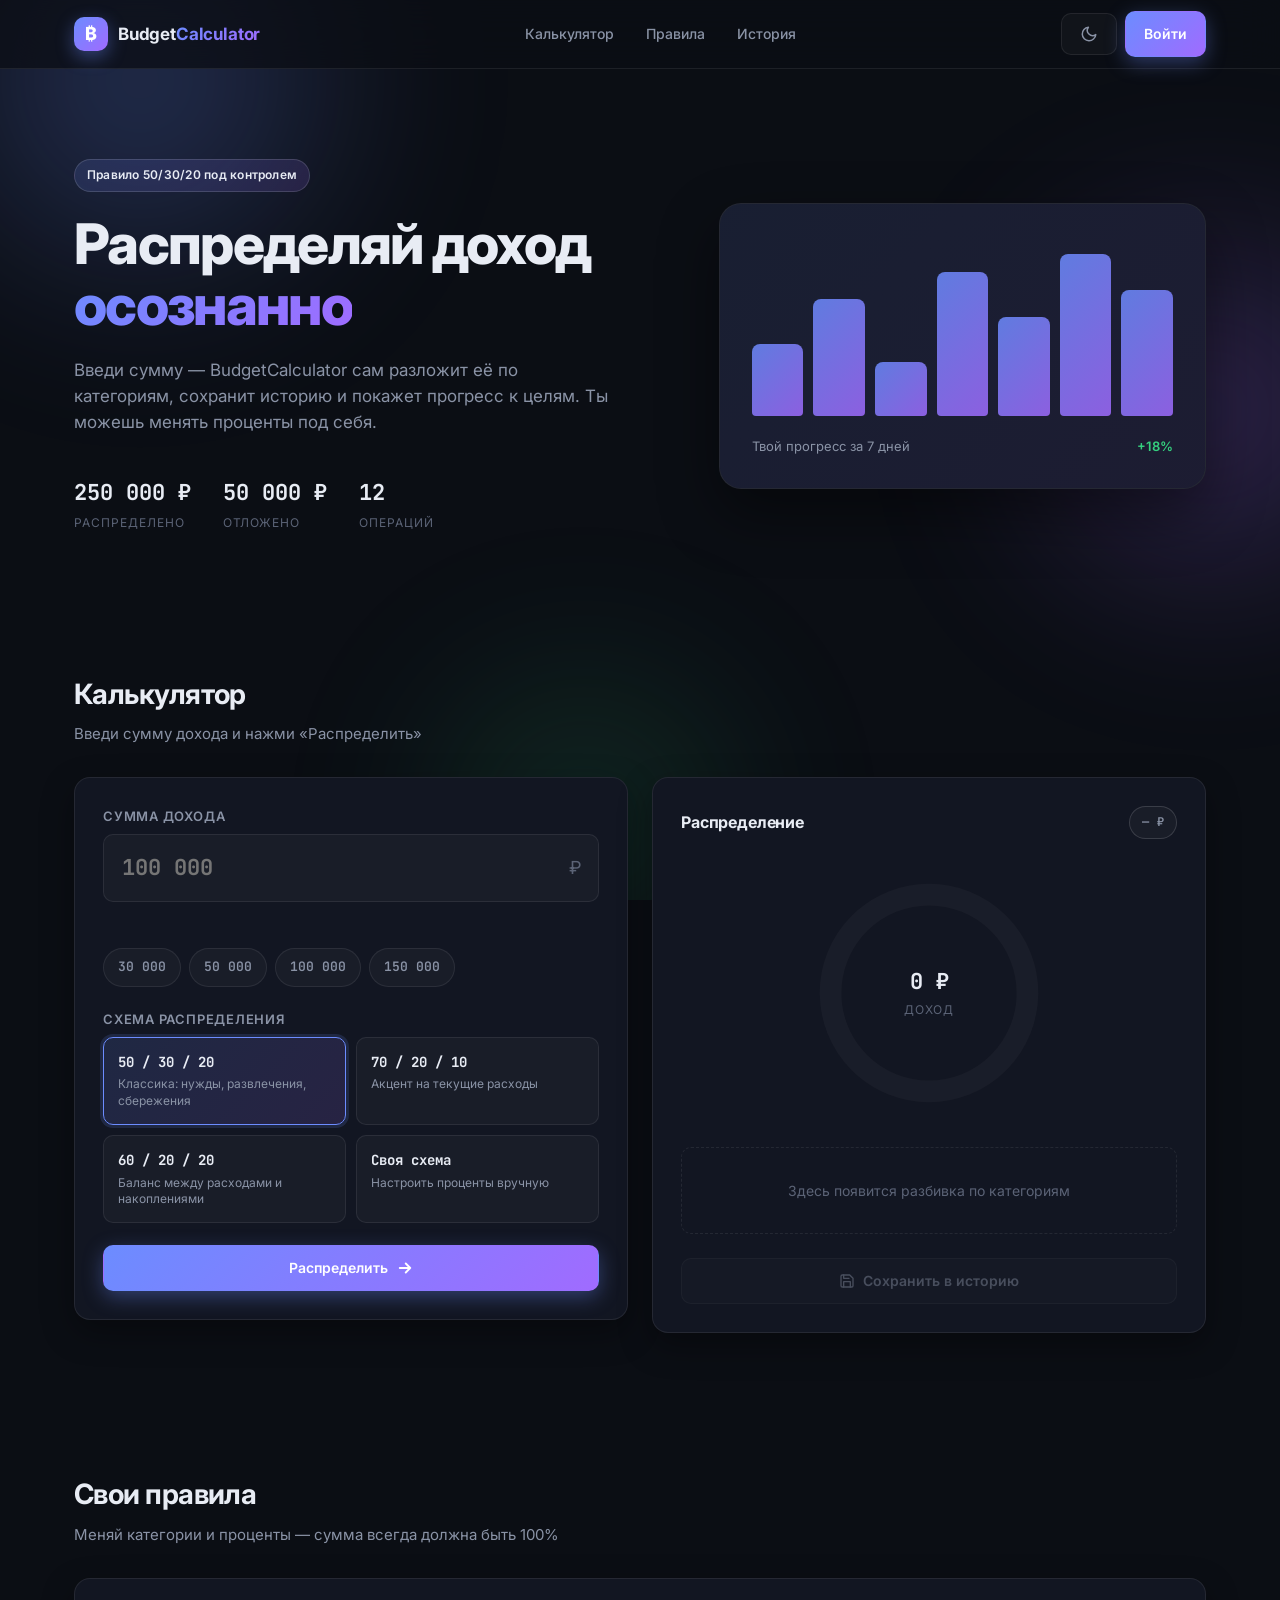
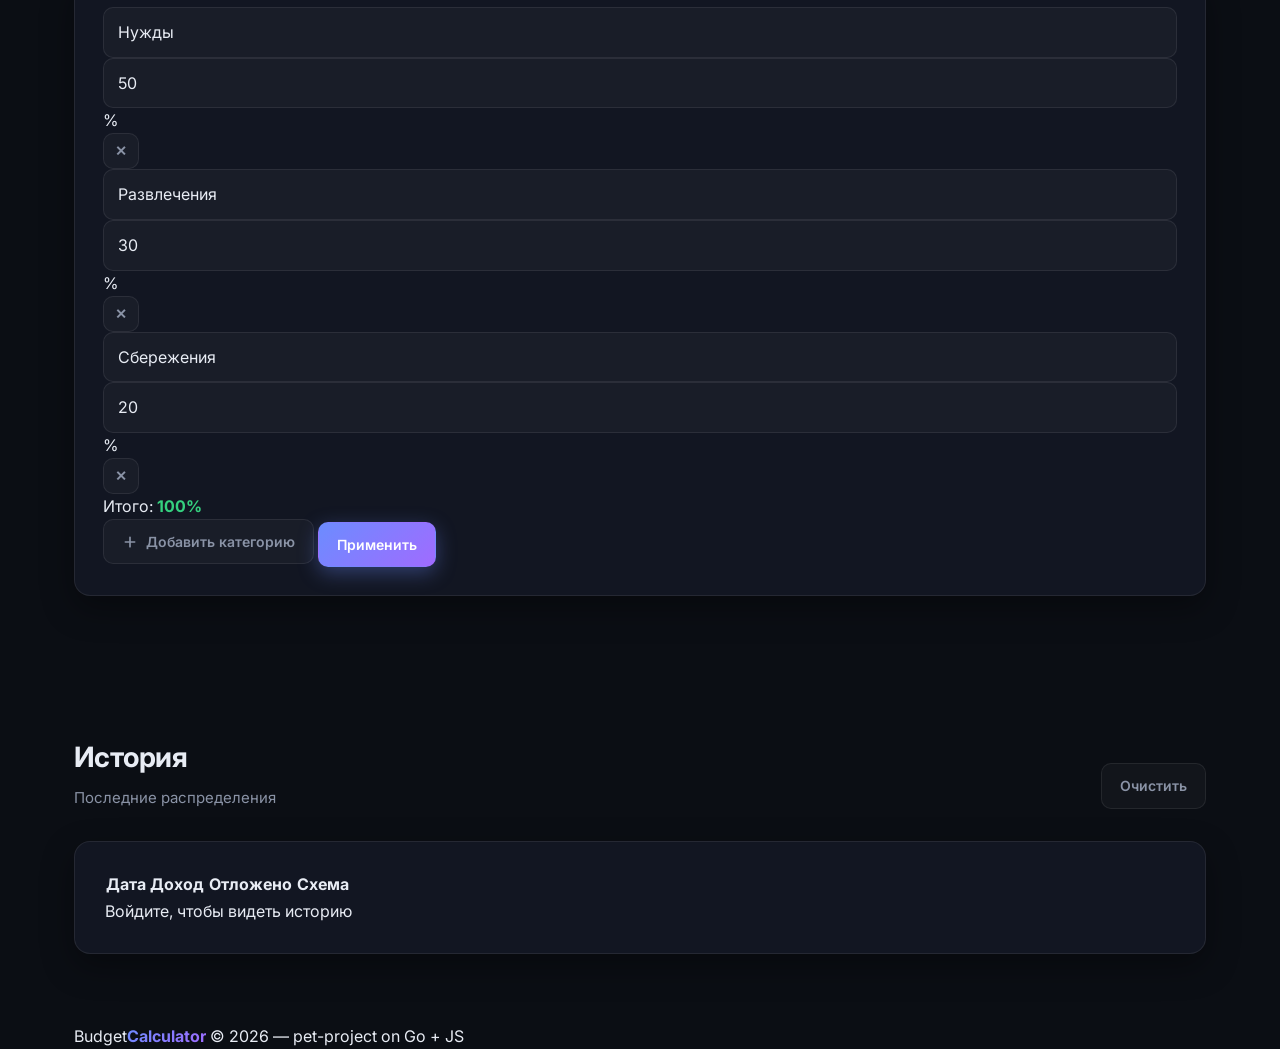
<file: frontend/index.html>
<!DOCTYPE html>
<html lang="ru">
<head>
  <meta charset="UTF-8" />
  <meta name="viewport" content="width=device-width, initial-scale=1.0" />
  <title>BudgetCalculator — умное распределение дохода</title>
  <link rel="preconnect" href="https://fonts.googleapis.com" />
  <link rel="preconnect" href="https://fonts.gstatic.com" crossorigin />
  <link
    href="https://fonts.googleapis.com/css2?family=Inter:wght@400;500;600;700;800&family=JetBrains+Mono:wght@500;700&display=swap"
    rel="stylesheet"
  />
  <link rel="stylesheet" href="index.css" />
</head>
<body>

  <!-- Фоновые градиентные пятна -->
  <div class="bg-orbs" aria-hidden="true">
    <span class="orb orb--1"></span>
    <span class="orb orb--2"></span>
    <span class="orb orb--3"></span>
  </div>

  <!-- Шапка -->
  <header class="site-header">
    <div class="container header-inner">
      <a href="/" class="logo">
        <span class="logo__mark">₿</span>
        <span class="logo__text">Budget<strong>Calculator</strong></span>
      </a>

      <nav class="nav">
        <a href="#calculator" class="nav__link">Калькулятор</a>
        <a href="#rules" class="nav__link">Правила</a>
        <a href="#history" class="nav__link">История</a>
      </nav>

      <div class="header-actions">
        <button class="btn btn--ghost" id="themeToggle" aria-label="Сменить тему">
          <svg width="18" height="18" viewBox="0 0 24 24" fill="none" stroke="currentColor" stroke-width="2" stroke-linecap="round" stroke-linejoin="round">
            <path d="M21 12.79A9 9 0 1 1 11.21 3 7 7 0 0 0 21 12.79z" />
          </svg>
        </button>
        <button class="btn btn--primary" id="loginBtn"><a href="registration.html"></a>Войти</button>
      </div>
    </div>
  </header>

  <main>
    <!-- Hero -->
    <section class="hero container">
      <div class="hero__text">
        <span class="badge">Правило 50/30/20 под контролем</span>
        <h1 class="hero__title">
          Распределяй доход <span class="gradient-text">осознанно</span>
        </h1>
        <p class="hero__subtitle">
          Введи сумму — BudgetCalculator сам разложит её по категориям, сохранит историю
          и покажет прогресс к целям. Ты можешь менять проценты под себя.
        </p>

        <div class="hero__stats">
          <div class="stat">
            <span class="stat__value" id="statDistributed">0 ₽</span>
            <span class="stat__label">распределено</span>
          </div>
          <div class="stat">
            <span class="stat__value" id="statSaved">0 ₽</span>
            <span class="stat__label">отложено</span>
          </div>
          <div class="stat">
            <span class="stat__value" id="statOperations">0</span>
            <span class="stat__label">операций</span>
          </div>
        </div>
      </div>

      <div class="hero__card">
        <div class="mini-chart" aria-hidden="true">
          <div class="mini-chart__bar" style="--h: 40%"></div>
          <div class="mini-chart__bar" style="--h: 65%"></div>
          <div class="mini-chart__bar" style="--h: 30%"></div>
          <div class="mini-chart__bar" style="--h: 80%"></div>
          <div class="mini-chart__bar" style="--h: 55%"></div>
          <div class="mini-chart__bar" style="--h: 90%"></div>
          <div class="mini-chart__bar" style="--h: 70%"></div>
        </div>
        <div class="mini-chart__caption">
          <span>Твой прогресс за 7 дней</span>
          <span class="up">+18%</span>
        </div>
      </div>
    </section>

    <!-- Калькулятор -->
    <section class="section container" id="calculator">
      <div class="section__head">
        <h2 class="section__title">Калькулятор</h2>
        <p class="section__subtitle">Введи сумму дохода и нажми «Распределить»</p>
      </div>

      <div class="calculator-grid">
        <!-- Форма -->
        <form class="card form-card" id="calcForm" novalidate>
          <div class="field">
            <label for="amount" class="field__label">Сумма дохода</label>
            <div class="input-group">
              <input
                type="number"
                id="amount"
                name="amount"
                class="input input--lg"
                placeholder="100 000"
                min="0"
                step="100"
                inputmode="decimal"
                required
              />
              <span class="input-group__suffix">₽</span>
            </div>
            <p class="field__error" id="amountError" role="alert"></p>
          </div>

          <div class="chips" id="quickAmounts">
            <button type="button" class="chip" data-amount="30000">30 000</button>
            <button type="button" class="chip" data-amount="50000">50 000</button>
            <button type="button" class="chip" data-amount="100000">100 000</button>
            <button type="button" class="chip" data-amount="150000">150 000</button>
          </div>

          <div class="field">
            <label class="field__label">Схема распределения</label>
            <div class="preset-list" id="presetList">
              <label class="preset">
                <input type="radio" name="preset" value="50-30-20" checked />
                <span class="preset__body">
                  <span class="preset__name">50 / 30 / 20</span>
                  <span class="preset__desc">Классика: нужды, развлечения, сбережения</span>
                </span>
              </label>
              <label class="preset">
                <input type="radio" name="preset" value="70-20-10" />
                <span class="preset__body">
                  <span class="preset__name">70 / 20 / 10</span>
                  <span class="preset__desc">Акцент на текущие расходы</span>
                </span>
              </label>
              <label class="preset">
                <input type="radio" name="preset" value="60-20-20" />
                <span class="preset__body">
                  <span class="preset__name">60 / 20 / 20</span>
                  <span class="preset__desc">Баланс между расходами и накоплениями</span>
                </span>
              </label>
              <label class="preset">
                <input type="radio" name="preset" value="custom" />
                <span class="preset__body">
                  <span class="preset__name">Своя схема</span>
                  <span class="preset__desc">Настроить проценты вручную</span>
                </span>
              </label>
            </div>
          </div>

          <button type="submit" class="btn btn--primary btn--block" id="distributeBtn">
            <span>Распределить</span>
            <svg width="18" height="18" viewBox="0 0 24 24" fill="none" stroke="currentColor" stroke-width="2.5" stroke-linecap="round" stroke-linejoin="round">
              <path d="M5 12h14M13 6l6 6-6 6" />
            </svg>
          </button>
        </form>

        <!-- Результат -->
        <div class="card result-card" id="resultCard">
          <div class="result-card__head">
            <h3 class="result-card__title">Распределение</h3>
            <span class="badge badge--soft" id="resultTotal">— ₽</span>
          </div>

          <div class="donut-wrap">
            <svg class="donut" viewBox="0 0 42 42" id="donut" aria-hidden="true">
              <circle class="donut__ring" cx="21" cy="21" r="15.9"></circle>
            </svg>
            <div class="donut__center">
              <span class="donut__value" id="donutValue">0 ₽</span>
              <span class="donut__label">доход</span>
            </div>
          </div>

          <ul class="breakdown" id="breakdown">
            <li class="breakdown__empty">Здесь появится разбивка по категориям</li>
          </ul>

          <div class="result-actions">
            <button class="btn btn--ghost btn--block" id="saveBtn" disabled>
              <svg width="16" height="16" viewBox="0 0 24 24" fill="none" stroke="currentColor" stroke-width="2" stroke-linecap="round" stroke-linejoin="round">
                <path d="M19 21H5a2 2 0 0 1-2-2V5a2 2 0 0 1 2-2h11l5 5v11a2 2 0 0 1-2 2z" />
                <path d="M17 21v-8H7v8M7 3v5h8" />
              </svg>
              Сохранить в историю
            </button>
          </div>
        </div>
      </div>
    </section>

    <!-- Свои правила -->
    <section class="section container" id="rules">
      <div class="section__head">
        <h2 class="section__title">Свои правила</h2>
        <p class="section__subtitle">Меняй категории и проценты — сумма всегда должна быть 100%</p>
      </div>

      <div class="card rules-card">
        <ul class="rule-list" id="ruleList">
          <!-- заполняется через JS -->
        </ul>

        <div class="rules-footer">
          <div class="rules-total">
            <span>Итого:</span>
            <strong id="rulesTotal">100%</strong>
          </div>
          <div class="rules-actions">
            <button class="btn btn--ghost" id="addRuleBtn">
              <svg width="16" height="16" viewBox="0 0 24 24" fill="none" stroke="currentColor" stroke-width="2.5" stroke-linecap="round" stroke-linejoin="round">
                <path d="M12 5v14M5 12h14" />
              </svg>
              Добавить категорию
            </button>
            <button class="btn btn--primary" id="applyRulesBtn">Применить</button>
          </div>
        </div>
      </div>
    </section>

    <!-- История -->
    <section class="section container" id="history">
      <div class="section__head section__head--row">
        <div>
          <h2 class="section__title">История</h2>
          <p class="section__subtitle">Последние распределения</p>
        </div>
        <button class="btn btn--ghost" id="clearHistoryBtn">Очистить</button>
      </div>

      <div class="card table-card">
        <table class="table" id="historyTable">
          <thead>
            <tr>
              <th>Дата</th>
              <th>Доход</th>
              <th>Отложено</th>
              <th>Схема</th>
              <th></th>
            </tr>
          </thead>
          <tbody id="historyBody">
            <tr class="table__empty">
              <td colspan="5">Пока пусто. Сохрани первое распределение.</td>
            </tr>
          </tbody>
        </table>
      </div>
    </section>
  </main>

  <footer class="site-footer">
    <div class="container footer-inner">
      <span class="logo__text">Budget<strong>Calculator</strong></span>
      <span class="footer__copy">© <span id="year"></span> — pet-project on Go + JS</span>
    </div>
  </footer>

  <!-- Тост -->
  <div class="toast" id="toast" role="status" aria-live="polite"></div>

  <script src="app.js"></script>
  <script src="animation.js"></script>
</body>
</html>
</file>
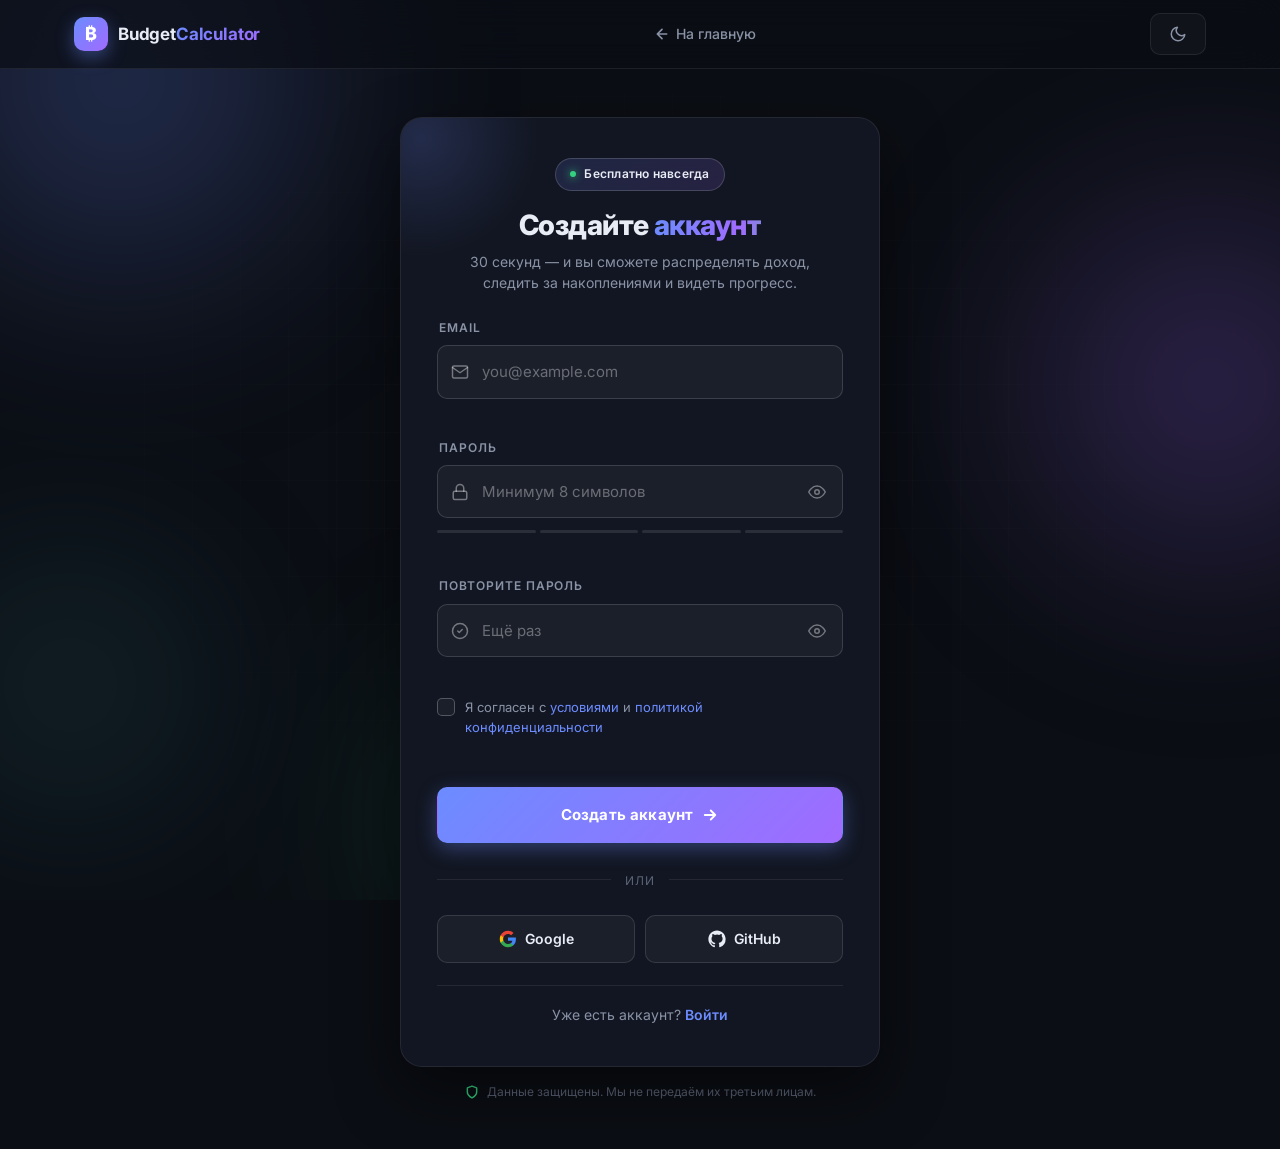
<file: frontend/registration.html>
<!DOCTYPE html>
<html lang="ru">
<head>
  <meta charset="UTF-8" />
  <meta name="viewport" content="width=device-width, initial-scale=1.0" />
  <meta name="description" content="Создайте аккаунт BudgetFlow — распределяйте доход осознанно" />
  <title>BudgetFlow — Регистрация</title>

  <link rel="preconnect" href="https://fonts.googleapis.com" />
  <link rel="preconnect" href="https://fonts.gstatic.com" crossorigin />
  <link
    href="https://fonts.googleapis.com/css2?family=Inter:wght@400;500;600;700;800;900&family=JetBrains+Mono:wght@500;700&display=swap"
    rel="stylesheet"
  />

  <link rel="stylesheet" href="registration.css" />
</head>
<body class="auth-body">

  <!-- Фоновые пятна -->
  <div class="bg-orbs" aria-hidden="true">
    <span class="orb orb--1"></span>
    <span class="orb orb--2"></span>
    <span class="orb orb--3"></span>
    <span class="orb orb--4"></span>
  </div>

  <!-- Сетка-паттерн на фоне -->
  <div class="bg-grid" aria-hidden="true"></div>

  <!-- Шапка -->
  <header class="site-header">
    <div class="container header-inner">
      <a href="/" class="logo">
        <span class="logo__mark">₿</span>
        <span class="logo__text">Budget<strong>Calculator</strong></span>
      </a>

      <nav class="nav">
        <a href="/" class="nav__link">
          <svg width="16" height="16" viewBox="0 0 24 24" fill="none" stroke="currentColor" stroke-width="2.5" stroke-linecap="round" stroke-linejoin="round" aria-hidden="true">
            <path d="M19 12H5M12 19l-7-7 7-7" />
          </svg>
          На главную
        </a>
      </nav>

      <div class="header-actions">
        <button class="btn btn--ghost" id="themeToggle" aria-label="Сменить тему">
          <svg width="18" height="18" viewBox="0 0 24 24" fill="none" stroke="currentColor" stroke-width="2" stroke-linecap="round" stroke-linejoin="round">
            <path d="M21 12.79A9 9 0 1 1 11.21 3 7 7 0 0 0 21 12.79z" />
          </svg>
        </button>
      </div>
    </div>
  </header>

  <!-- Основной контент -->
  <main class="auth-main">
    <div class="auth-container">

      <!-- Левая колонка: форма -->
      <section class="auth-panel">

        <div class="auth-card">

          <!-- Бейдж над заголовком -->
          <div class="auth-card__badge">
            <span class="badge">
              <span class="badge__dot"></span>
              Бесплатно навсегда
            </span>
          </div>

          <!-- Заголовок -->
          <div class="auth-card__head">
            <h1 class="auth-card__title">
              Создайте <span class="gradient-text">аккаунт</span>
            </h1>
            <p class="auth-card__subtitle">
              30 секунд — и вы сможете распределять доход,
              следить за накоплениями и видеть прогресс.
            </p>
          </div>

          <!-- Форма регистрации -->
          <form class="auth-form" id="registerForm" novalidate>

            <!-- Email -->
            <div class="field">
              <label for="email" class="field__label">
                <span>Email</span>
              </label>
              <div class="input-wrap">
                <span class="input-icon" aria-hidden="true">
                  <svg width="18" height="18" viewBox="0 0 24 24" fill="none" stroke="currentColor" stroke-width="2" stroke-linecap="round" stroke-linejoin="round">
                    <path d="M4 4h16c1.1 0 2 .9 2 2v12c0 1.1-.9 2-2 2H4c-1.1 0-2-.9-2-2V6c0-1.1.9-2 2-2z" />
                    <polyline points="22,6 12,13 2,6" />
                  </svg>
                </span>
                <input
                  type="email"
                  id="email"
                  name="email"
                  class="input input--with-icon"
                  placeholder="you@example.com"
                  autocomplete="email"
                  required
                />
                <span class="input-status" aria-hidden="true"></span>
              </div>
              <p class="field__hint" id="emailHint"></p>
            </div>

            <!-- Пароль -->
            <div class="field">
              <label for="password" class="field__label">
                <span>Пароль</span>
              </label>
              <div class="input-wrap">
                <span class="input-icon" aria-hidden="true">
                  <svg width="18" height="18" viewBox="0 0 24 24" fill="none" stroke="currentColor" stroke-width="2" stroke-linecap="round" stroke-linejoin="round">
                    <rect x="3" y="11" width="18" height="11" rx="2" ry="2" />
                    <path d="M7 11V7a5 5 0 0 1 10 0v4" />
                  </svg>
                </span>
                <input
                  type="password"
                  id="password"
                  name="password"
                  class="input input--with-icon input--with-action"
                  placeholder="Минимум 8 символов"
                  autocomplete="new-password"
                  minlength="8"
                  required
                />
                <button
                  type="button"
                  class="input-action"
                  id="togglePassword"
                  aria-label="Показать пароль"
                >
                  <svg width="18" height="18" viewBox="0 0 24 24" fill="none" stroke="currentColor" stroke-width="2" stroke-linecap="round" stroke-linejoin="round">
                    <path d="M1 12s4-8 11-8 11 8 11 8-4 8-11 8-11-8-11-8z" />
                    <circle cx="12" cy="12" r="3" />
                  </svg>
                </button>
              </div>

              <!-- Индикатор надёжности -->
              <div class="strength" id="strength" data-level="0" aria-hidden="true">
                <span class="strength__bar"></span>
                <span class="strength__bar"></span>
                <span class="strength__bar"></span>
                <span class="strength__bar"></span>
              </div>
              <p class="field__hint field__hint--strength" id="strengthLabel"></p>
            </div>

            <!-- Подтверждение пароля -->
            <div class="field">
              <label for="confirm" class="field__label">
                <span>Повторите пароль</span>
              </label>
              <div class="input-wrap">
                <span class="input-icon" aria-hidden="true">
                  <svg width="18" height="18" viewBox="0 0 24 24" fill="none" stroke="currentColor" stroke-width="2" stroke-linecap="round" stroke-linejoin="round">
                    <path d="M9 12l2 2 4-4" />
                    <circle cx="12" cy="12" r="10" />
                  </svg>
                </span>
                <input
                  type="password"
                  id="confirm"
                  name="confirm"
                  class="input input--with-icon input--with-action"
                  placeholder="Ещё раз"
                  autocomplete="new-password"
                  minlength="8"
                  required
                />
                <button
                  type="button"
                  class="input-action"
                  id="toggleConfirm"
                  aria-label="Показать пароль"
                >
                  <svg width="18" height="18" viewBox="0 0 24 24" fill="none" stroke="currentColor" stroke-width="2" stroke-linecap="round" stroke-linejoin="round">
                    <path d="M1 12s4-8 11-8 11 8 11 8-4 8-11 8-11-8-11-8z" />
                    <circle cx="12" cy="12" r="3" />
                  </svg>
                </button>
              </div>
              <p class="field__hint" id="confirmHint"></p>
            </div>

            <!-- Чекбокс согласия -->
            <label class="checkbox">
              <input type="checkbox" id="terms" required />
              <span class="checkbox__box" aria-hidden="true">
                <svg width="12" height="12" viewBox="0 0 24 24" fill="none" stroke="currentColor" stroke-width="3.5" stroke-linecap="round" stroke-linejoin="round">
                  <polyline points="20 6 9 17 4 12" />
                </svg>
              </span>
              <span class="checkbox__text">
                Я согласен с <a href="#" class="link">условиями</a> и
                <a href="#" class="link">политикой конфиденциальности</a>
              </span>
            </label>

            <!-- Ошибка -->
            <p class="form-error" id="formError" role="alert"></p>

            <!-- Кнопка -->
            <button type="submit" class="btn btn--primary btn--lg btn--block" id="submitBtn">
              <span class="btn__label">Создать аккаунт</span>
              <svg class="btn__icon" width="18" height="18" viewBox="0 0 24 24" fill="none" stroke="currentColor" stroke-width="2.5" stroke-linecap="round" stroke-linejoin="round">
                <path d="M5 12h14M13 6l6 6-6 6" />
              </svg>
              <span class="spinner" aria-hidden="true"></span>
            </button>

            <!-- Разделитель -->
            <div class="divider">
              <span>или</span>
            </div>

            <!-- Альтернативные способы -->
            <div class="alt-auth">
              <button type="button" class="alt-btn" aria-label="Продолжить с Google">
                <svg width="18" height="18" viewBox="0 0 24 24" aria-hidden="true">
                  <path fill="#4285F4" d="M22.56 12.25c0-.78-.07-1.53-.2-2.25H12v4.26h5.92c-.26 1.37-1.04 2.53-2.21 3.31v2.77h3.57c2.08-1.92 3.28-4.74 3.28-8.09z"/>
                  <path fill="#34A853" d="M12 23c2.97 0 5.46-.98 7.28-2.66l-3.57-2.77c-.98.66-2.23 1.06-3.71 1.06-2.86 0-5.29-1.93-6.16-4.53H2.18v2.84C3.99 20.53 7.7 23 12 23z"/>
                  <path fill="#FBBC05" d="M5.84 14.09c-.22-.66-.35-1.36-.35-2.09s.13-1.43.35-2.09V7.07H2.18C1.43 8.55 1 10.22 1 12s.43 3.45 1.18 4.93l2.85-2.22.81-.62z"/>
                  <path fill="#EA4335" d="M12 5.38c1.62 0 3.06.56 4.21 1.64l3.15-3.15C17.45 2.09 14.97 1 12 1 7.7 1 3.99 3.47 2.18 7.07l3.66 2.84c.87-2.6 3.3-4.53 6.16-4.53z"/>
                </svg>
                Google
              </button>
              <button type="button" class="alt-btn" aria-label="Продолжить с GitHub">
                <svg width="18" height="18" viewBox="0 0 24 24" fill="currentColor" aria-hidden="true">
                  <path d="M12 .5C5.65.5.5 5.65.5 12c0 5.08 3.29 9.39 7.86 10.91.58.1.79-.25.79-.56v-2c-3.2.7-3.87-1.37-3.87-1.37-.52-1.34-1.28-1.7-1.28-1.7-1.05-.72.08-.7.08-.7 1.16.08 1.77 1.19 1.77 1.19 1.03 1.77 2.7 1.26 3.36.96.1-.75.4-1.26.73-1.55-2.56-.29-5.25-1.28-5.25-5.7 0-1.26.45-2.29 1.19-3.1-.12-.29-.52-1.47.11-3.05 0 0 .97-.31 3.18 1.18a11 11 0 0 1 5.79 0c2.2-1.49 3.17-1.18 3.17-1.18.63 1.58.23 2.76.11 3.05.74.81 1.19 1.84 1.19 3.1 0 4.43-2.7 5.4-5.27 5.69.41.36.78 1.06.78 2.14v3.17c0 .31.21.67.8.56A11.5 11.5 0 0 0 23.5 12C23.5 5.65 18.35.5 12 .5z"/>
                </svg>
                GitHub
              </button>
            </div>

            <!-- Ссылка на вход -->
            <p class="auth-switch">
              Уже есть аккаунт?
              <a href="/auth.html">Войти</a>
            </p>

          </form>

        </div>

        <!-- Под карточкой: мини-маркетинг -->
        <p class="auth-footnote">
          <svg width="14" height="14" viewBox="0 0 24 24" fill="none" stroke="currentColor" stroke-width="2.5" stroke-linecap="round" stroke-linejoin="round" aria-hidden="true">
            <path d="M12 22s8-4 8-10V5l-8-3-8 3v7c0 6 8 10 8 10z" />
          </svg>
          Данные защищены. Мы не передаём их третьим лицам.
        </p>

      </section>

      <!-- Правая колонка: промо -->
      <aside class="auth-aside" aria-hidden="true">

        <div class="aside-card">
          <div class="aside-card__glow"></div>

          <!-- Иллюстрация-график -->
          <div class="aside-visual">
            <div class="aside-visual__bars">
              <span style="--h: 35%"></span>
              <span style="--h: 55%"></span>
              <span style="--h: 40%"></span>
              <span style="--h: 75%"></span>
              <span style="--h: 60%"></span>
              <span style="--h: 90%"></span>
              <span style="--h: 70%"></span>
            </div>
            <div class="aside-visual__badge">
              <span class="aside-visual__badge-value">+18%</span>
              <span class="aside-visual__badge-label">к накоплениям</span>
            </div>
          </div>

          <!-- Цитата -->
          <div class="aside-quote">
            <p class="aside-quote__text">
              «Мы не экономим — мы осознанно распределяем. Каждый рубль знает своё место.»
            </p>
            <div class="aside-quote__author">
              <span class="aside-quote__avatar">BF</span>
              <div class="aside-quote__meta">
                <span class="aside-quote__name">BudgetFlow</span>
                <span class="aside-quote__role">принцип работы</span>
              </div>
            </div>
          </div>
        </div>

        <!-- Мини-фичи -->
        <ul class="features">
          <li class="feature">
            <span class="feature__icon feature__icon--blue">
              <svg width="18" height="18" viewBox="0 0 24 24" fill="none" stroke="currentColor" stroke-width="2" stroke-linecap="round" stroke-linejoin="round">
                <path d="M12 2v20M17 5H9.5a3.5 3.5 0 0 0 0 7h5a3.5 3.5 0 0 1 0 7H6" />
              </svg>
            </span>
            <div class="feature__body">
              <span class="feature__title">Умное распределение</span>
              <span class="feature__desc">50/30/20 или своя схема — проценты под вас</span>
            </div>
          </li>

          <li class="feature">
            <span class="feature__icon feature__icon--purple">
              <svg width="18" height="18" viewBox="0 0 24 24" fill="none" stroke="currentColor" stroke-width="2" stroke-linecap="round" stroke-linejoin="round">
                <path d="M3 3v18h18" />
                <path d="M18.7 8l-5.1 5.2-2.8-2.7L7 14.3" />
              </svg>
            </span>
            <div class="feature__body">
              <span class="feature__title">История и прогресс</span>
              <span class="feature__desc">Видно, куда уходит каждый рубль</span>
            </div>
          </li>

          <li class="feature">
            <span class="feature__icon feature__icon--green">
              <svg width="18" height="18" viewBox="0 0 24 24" fill="none" stroke="currentColor" stroke-width="2" stroke-linecap="round" stroke-linejoin="round">
                <path d="M12 22s8-4 8-10V5l-8-3-8 3v7c0 6 8 10 8 10z" />
              </svg>
            </span>
            <div class="feature__body">
              <span class="feature__title">Приватность</span>
              <span class="feature__desc">JWT, bcrypt, никакой слежки</span>
            </div>
          </li>
        </ul>

      </aside>

    </div>
  </main>

  <!-- Тост -->
  <div class="toast" id="toast" role="status" aria-live="polite"></div>

</body>
</html>
</file>
<file: frontend/index.css>
:root {
  --bg: #0b0e14;
  --bg-elev: #121622;
  --bg-card: rgba(255, 255, 255, 0.03);
  --bg-card-hover: rgba(255, 255, 255, 0.05);
  --border: rgba(255, 255, 255, 0.08);
  --border-strong: rgba(255, 255, 255, 0.14);

  --text: #e8ecf4;
  --text-muted: #8a93a6;
  --text-dim: #5b6376;

  --accent: #6c8cff;
  --accent-2: #a06bff;
  --success: #35d07f;
  --warning: #ffb648;
  --danger: #ff6b6b;

  --gradient: linear-gradient(135deg, #6c8cff 0%, #a06bff 100%);
  --gradient-soft: linear-gradient(135deg, rgba(108,140,255,.15), rgba(160,107,255,.15));

  --radius-sm: 10px;
  --radius: 16px;
  --radius-lg: 22px;

  --shadow-sm: 0 2px 8px rgba(0, 0, 0, 0.25);
  --shadow: 0 12px 32px rgba(0, 0, 0, 0.35);
  --shadow-lg: 0 24px 60px rgba(0, 0, 0, 0.45);

  --container: 1180px;
  --ease: cubic-bezier(0.4, 0, 0.2, 1);
}

/* Светлая тема */
[data-theme="light"] {
  --bg: #f6f7fb;
  --bg-elev: #ffffff;
  --bg-card: rgba(0, 0, 0, 0.02);
  --bg-card-hover: rgba(0, 0, 0, 0.04);
  --border: rgba(0, 0, 0, 0.08);
  --border-strong: rgba(0, 0, 0, 0.14);

  --text: #0b0e14;
  --text-muted: #565e73;
  --text-dim: #8a93a6;

  --shadow-sm: 0 2px 8px rgba(20, 30, 60, 0.06);
  --shadow: 0 12px 32px rgba(20, 30, 60, 0.10);
  --shadow-lg: 0 24px 60px rgba(20, 30, 60, 0.14);
}

*,
*::before,
*::after {
  box-sizing: border-box;
}

* {
  margin: 0;
  padding: 0;
}

html {
  scroll-behavior: smooth;
}

body {
  font-family: 'Inter', -apple-system, BlinkMacSystemFont, 'Segoe UI', sans-serif;
  background: var(--bg);
  color: var(--text);
  line-height: 1.55;
  -webkit-font-smoothing: antialiased;
  -moz-osx-font-smoothing: grayscale;
  min-height: 100vh;
  overflow-x: hidden;
  transition: background 0.3s var(--ease), color 0.3s var(--ease);
}

img, svg { display: block; max-width: 100%; }
button { font: inherit; cursor: pointer; border: none; background: none; color: inherit; }
input, select, textarea { font: inherit; color: inherit; }
a { color: inherit; text-decoration: none; }
ul { list-style: none; }

::selection {
  background: rgba(108, 140, 255, 0.35);
}

/* Скроллбар */
::-webkit-scrollbar { width: 10px; height: 10px; }
::-webkit-scrollbar-track { background: transparent; }
::-webkit-scrollbar-thumb {
  background: var(--border-strong);
  border-radius: 10px;
  border: 2px solid var(--bg);
}
::-webkit-scrollbar-thumb:hover { background: var(--text-dim); }

/* =========================================================
   2. Фон и декоративные пятна
   ========================================================= */
.bg-orbs {
  position: fixed;
  inset: 0;
  z-index: -1;
  pointer-events: none;
  overflow: hidden;
}

.orb {
  position: absolute;
  border-radius: 50%;
  filter: blur(90px);
  opacity: 0.35;
  animation: float 18s ease-in-out infinite;
}

.orb--1 {
  width: 520px; height: 520px;
  background: radial-gradient(circle, #6c8cff, transparent 70%);
  top: -180px; left: -120px;
}
.orb--2 {
  width: 460px; height: 460px;
  background: radial-gradient(circle, #a06bff, transparent 70%);
  top: 20%; right: -160px;
  animation-delay: -6s;
}
.orb--3 {
  width: 400px; height: 400px;
  background: radial-gradient(circle, #35d07f, transparent 70%);
  bottom: -120px; left: 30%;
  opacity: 0.22;
  animation-delay: -12s;
}

[data-theme="light"] .orb { opacity: 0.20; }

@keyframes float {
  0%, 100% { transform: translate(0, 0) scale(1); }
  50%      { transform: translate(30px, -40px) scale(1.08); }
}

/* =========================================================
   3. Утилиты
   ========================================================= */
.container {
  width: 100%;
  max-width: var(--container);
  margin: 0 auto;
  padding: 0 24px;
}

.gradient-text {
  background: var(--gradient);
  -webkit-background-clip: text;
  background-clip: text;
  color: transparent;
}

.badge {
  display: inline-flex;
  align-items: center;
  gap: 6px;
  padding: 6px 12px;
  font-size: 12px;
  font-weight: 600;
  letter-spacing: 0.02em;
  border-radius: 999px;
  background: var(--gradient-soft);
  border: 1px solid var(--border-strong);
  color: var(--text);
}

.badge--soft {
  background: var(--bg-card);
  color: var(--text-muted);
  font-family: 'JetBrains Mono', monospace;
}

/* =========================================================
   4. Кнопки
   ========================================================= */
.btn {
  display: inline-flex;
  align-items: center;
  justify-content: center;
  gap: 8px;
  padding: 11px 18px;
  font-size: 14px;
  font-weight: 600;
  border-radius: var(--radius-sm);
  border: 1px solid transparent;
  transition:
        background 0.2s var(--ease),
        border-color 0.2s var(--ease),
        box-shadow 0.2s var(--ease),
        transform 0.2s var(--ease),
        color 0.2s var(--ease);
  white-space: nowrap;
  user-select: none;
  position: relative;
}
.ripple {
    position: absolute;                    
    border-radius: 50%;
    background: rgba(255, 255, 255, 0.35);
    transform: scale(0);
    animation: rippleAnim 0.6s cubic-bezier(0.4, 0, 0.2, 1);
    pointer-events: none;
}
@keyframes rippleAnim {
    to {
        transform: scale(2.5);
        opacity: 0;
    }
}
.btn:disabled {
  opacity: 0.45;
  cursor: not-allowed;
}

.btn--primary {
  background: var(--gradient);
  color: #fff;
  box-shadow: 0 6px 20px rgba(108, 140, 255, 0.35);
}

.btn--primary:hover:not(:disabled) {
  transform: translateY(-1px);
  box-shadow: 0 10px 28px rgba(108, 140, 255, 0.5);
}

.btn--primary:active:not(:disabled) {
  transform: translateY(0);
  box-shadow: 0 4px 14px rgba(108, 140, 255, 0.4);
}

.btn--ghost {
  background: var(--bg-card);
  border-color: var(--border);
  color: var(--text-muted);
}

.btn--ghost:hover:not(:disabled) {
  background: var(--bg-card-hover);
  border-color: var(--border-strong);
  color: var(--text);
}

.btn--danger {
  background: rgba(255, 107, 107, 0.12);
  border-color: rgba(255, 107, 107, 0.3);
  color: var(--danger);
}
.btn--danger:hover { background: rgba(255, 107, 107, 0.2); }

.btn--block {
  width: 100%;
}

.btn--icon {
  padding: 8px;
  width: 36px;
  height: 36px;
}

/* =========================================================
   5. Шапка
   ========================================================= */
.site-header {
  position: sticky;
  top: 0;
  z-index: 50;
  backdrop-filter: blur(20px);
  -webkit-backdrop-filter: blur(20px);
  background: color-mix(in srgb, var(--bg) 75%, transparent);
  border-bottom: 1px solid var(--border);
}

.header-inner {
  display: flex;
  align-items: center;
  justify-content: space-between;
  height: 68px;
  gap: 24px;
}

.logo {
  display: inline-flex;
  align-items: center;
  gap: 10px;
  font-weight: 700;
  font-size: 17px;
  letter-spacing: -0.01em;
}

.logo__mark {
  display: grid;
  place-items: center;
  width: 34px;
  height: 34px;
  border-radius: 10px;
  background: var(--gradient);
  color: #fff;
  font-size: 18px;
  font-weight: 800;
  box-shadow: 0 6px 18px rgba(108, 140, 255, 0.4);
}

.logo__text strong {
  background: var(--gradient);
  -webkit-background-clip: text;
  background-clip: text;
  color: transparent;
}

.nav {
  display: flex;
  gap: 4px;
}

.nav__link {
  padding: 8px 14px;
  font-size: 14px;
  font-weight: 500;
  color: var(--text-muted);
  border-radius: 8px;
  transition: all 0.2s var(--ease);
}

.nav__link:hover {
  color: var(--text);
  background: var(--bg-card);
}

.header-actions {
  display: flex;
  align-items: center;
  gap: 8px;
}

/* =========================================================
   6. Hero
   ========================================================= */
.hero {
  display: grid;
  grid-template-columns: 1.2fr 1fr;
  gap: 60px;
  align-items: center;
  padding: 90px 24px 70px;
}

.hero__text > .badge { margin-bottom: 22px; }

.hero__title {
  font-size: clamp(34px, 5vw, 56px);
  font-weight: 800;
  line-height: 1.1;
  letter-spacing: -0.03em;
  margin-bottom: 20px;
}

.hero__subtitle {
  font-size: 17px;
  color: var(--text-muted);
  max-width: 540px;
  margin-bottom: 40px;
}

.hero__stats {
  display: flex;
  gap: 32px;
  flex-wrap: wrap;
}

.stat {
  display: flex;
  flex-direction: column;
  gap: 4px;
}

.stat__value {
  font-family: 'JetBrains Mono', monospace;
  font-size: 22px;
  font-weight: 700;
  color: var(--text);
}

.stat__label {
  font-size: 12px;
  color: var(--text-dim);
  text-transform: uppercase;
  letter-spacing: 0.08em;
}

.hero__card {
  background: var(--bg-elev);
  border: 1px solid var(--border);
  border-radius: var(--radius-lg);
  padding: 32px;
  box-shadow: var(--shadow-lg);
  position: relative;
  overflow: hidden;
}

.hero__card::before {
  content: '';
  position: absolute;
  inset: 0;
  background: var(--gradient-soft);
  opacity: 0.5;
  pointer-events: none;
}

.mini-chart {
  display: flex;
  align-items: flex-end;
  justify-content: space-between;
  gap: 10px;
  height: 180px;
  margin-bottom: 20px;
  position: relative;
}

.mini-chart__bar {
  flex: 1;
  height: var(--h);
  background: var(--gradient);
  border-radius: 8px 8px 4px 4px;
  opacity: 0.85;
  animation: growUp 0.8s var(--ease) backwards;
  position: relative;
}

.mini-chart__bar:nth-child(1) { animation-delay: 0.05s; }
.mini-chart__bar:nth-child(2) { animation-delay: 0.10s; }
.mini-chart__bar:nth-child(3) { animation-delay: 0.15s; }
.mini-chart__bar:nth-child(4) { animation-delay: 0.20s; }
.mini-chart__bar:nth-child(5) { animation-delay: 0.25s; }
.mini-chart__bar:nth-child(6) { animation-delay: 0.30s; }
.mini-chart__bar:nth-child(7) { animation-delay: 0.35s; }

@keyframes growUp {
  from { height: 0; opacity: 0; }
}

.mini-chart__caption {
  display: flex;
  justify-content: space-between;
  font-size: 13px;
  color: var(--text-muted);
  position: relative;
}

.mini-chart__caption .up {
  color: var(--success);
  font-weight: 600;
}

/* =========================================================
   7. Секции
   ========================================================= */
.section {
  padding: 70px 24px;
}

.section__head {
  margin-bottom: 32px;
}

.section__head--row {
  display: flex;
  align-items: flex-end;
  justify-content: space-between;
  gap: 16px;
}

.section__title {
  font-size: 28px;
  font-weight: 700;
  letter-spacing: -0.02em;
  margin-bottom: 6px;
}

.section__subtitle {
  font-size: 15px;
  color: var(--text-muted);
}

/* Карточки */
.card {
  background: var(--bg-elev);
  border: 1px solid var(--border);
  border-radius: var(--radius);
  padding: 28px;
  box-shadow: var(--shadow);
}

/* =========================================================
   8. Калькулятор
   ========================================================= */
.calculator-grid {
  display: grid;
  grid-template-columns: 1fr 1fr;
  gap: 24px;
  align-items: start;
}

.form-card {
  display: flex;
  flex-direction: column;
  gap: 22px;
}

.field {
  display: flex;
  flex-direction: column;
  gap: 8px;
}

.field__label {
  font-size: 13px;
  font-weight: 600;
  color: var(--text-muted);
  text-transform: uppercase;
  letter-spacing: 0.06em;
}

.field__error {
  font-size: 13px;
  color: var(--danger);
  min-height: 16px;
}

.input-group {
  position: relative;
  display: flex;
  align-items: center;
}

.input {
  width: 100%;
  padding: 12px 14px;
  background: var(--bg-card);
  border: 1px solid var(--border);
  border-radius: var(--radius-sm);
  color: var(--text);
  outline: none;
  transition: all 0.2s var(--ease);
}

.input:focus {
  border-color: var(--accent);
  background: var(--bg-card-hover);
  box-shadow: 0 0 0 4px rgba(108, 140, 255, 0.15);
}

.input--lg {
  padding: 16px 18px;
  font-family: 'JetBrains Mono', monospace;
  font-size: 22px;
  font-weight: 700;
  padding-right: 48px;
}

.input-group__suffix {
  position: absolute;
  right: 18px;
  font-size: 18px;
  color: var(--text-dim);
  pointer-events: none;
}

/* Чипы быстрых сумм */
.chips {
  display: flex;
  flex-wrap: wrap;
  gap: 8px;
}

.chip {
  padding: 8px 14px;
  font-size: 13px;
  font-weight: 600;
  font-family: 'JetBrains Mono', monospace;
  background: var(--bg-card);
  border: 1px solid var(--border);
  border-radius: 999px;
  color: var(--text-muted);
  transition: all 0.2s var(--ease);
}

.chip:hover {
  border-color: var(--accent);
  color: var(--text);
  transform: translateY(-1px);
}

/* Пресеты */
.preset-list {
  display: grid;
  grid-template-columns: 1fr 1fr;
  gap: 10px;
}

.preset {
  cursor: pointer;
  position: relative;
}

.preset input {
  position: absolute;
  opacity: 0;
  pointer-events: none;
}

.preset__body {
  display: flex;
  flex-direction: column;
  gap: 3px;
  padding: 14px;
  border-radius: var(--radius-sm);
  background: var(--bg-card);
  border: 1px solid var(--border);
  transition: all 0.2s var(--ease);
  height: 100%;
}

.preset:hover .preset__body {
  background: var(--bg-card-hover);
  border-color: var(--border-strong);
}

.preset input:checked + .preset__body {
  background: var(--gradient-soft);
  border-color: var(--accent);
  box-shadow: 0 0 0 3px rgba(108, 140, 255, 0.15);
}

.preset__name {
  font-size: 14px;
  font-weight: 700;
  font-family: 'JetBrains Mono', monospace;
}

.preset__desc {
  font-size: 12px;
  color: var(--text-muted);
  line-height: 1.4;
}

/* =========================================================
   9. Карточка результата
   ========================================================= */
.result-card {
  display: flex;
  flex-direction: column;
  gap: 24px;
  position: sticky;
  top: 92px;
}

.result-card__head {
  display: flex;
  align-items: center;
  justify-content: space-between;
}

.result-card__title {
  font-size: 16px;
  font-weight: 700;
  letter-spacing: -0.01em;
}

/* Donut */
.donut-wrap {
  position: relative;
  width: 100%;
  max-width: 260px;
  margin: 0 auto;
  aspect-ratio: 1;
}

.donut {
  width: 100%;
  height: 100%;
  transform: rotate(-90deg);
}

.donut__ring {
  fill: none;
  stroke: var(--bg-card);
  stroke-width: 3.5;
}

.donut__seg {
  fill: none;
  stroke-width: 3.5;
  stroke-linecap: round;
  transition: stroke-dasharray 0.6s var(--ease), stroke-dashoffset 0.6s var(--ease);
}

.donut__seg--1 { stroke: #6c8cff; }
.donut__seg--2 { stroke: #DAA520; }
.donut__seg--3 { stroke: #35d07f; }

.donut__center {
  position: absolute;
  inset: 0;
  display: flex;
  flex-direction: column;
  align-items: center;
  justify-content: center;
  pointer-events: none;
}

.donut__value {
  font-family: 'JetBrains Mono', monospace;
  font-size: 22px;
  font-weight: 700;
}

.donut__label {
  font-size: 12px;
  color: var(--text-dim);
  text-transform: uppercase;
  letter-spacing: 0.08em;
  margin-top: 2px;
}

/* Разбивка */
.breakdown {
    display: grid;
    grid-template-columns: repeat(auto-fit, minmax(160px, 1fr));
    gap: 8px;
    list-style: none;
    padding: 0;
    margin: 0;
}

.breakdown__empty {
    grid-column: 1 / -1;                /* занимает все колонки */
    padding: 32px 16px;
    text-align: center;
    font-size: 14px;
    color: var(--text-dim);
    border: 1px dashed var(--border);
    border-radius: var(--radius-sm);
}

.breakdown__item {
    display: flex;
    flex-direction: column;
    gap: 8px;
    padding: 16px 18px;
    background: var(--bg-card);
    border: 1px solid var(--border);
    border-radius: var(--radius-sm);
    transition:
        background 0.2s var(--ease),
        border-color 0.2s var(--ease),
        transform 0.2s var(--ease);
    position: relative;
    overflow: hidden;
}

/* Тонкая полоска слева — цвета категории */
.breakdown__item::before {
    content: '';
    position: absolute;
    left: 0;
    top: 0;
    bottom: 0;
    width: 3px;
    background: var(--cat-color, var(--accent));
    opacity: 0.9;
}

.breakdown__item:hover {
    background: var(--bg-card-hover);
    border-color: var(--border-strong);
    transform: translateY(-2px);
}

.breakdown__name {
    display: inline-flex;
    align-items: center;
    gap: 8px;
    font-weight: 600;
    font-size: 14px;
    color: var(--text);
    line-height: 1.3;
}

.breakdown__dot {
    width: 8px;
    height: 8px;
    border-radius: 50%;
    flex-shrink: 0;
    display: inline-block;
    box-shadow: 0 0 8px currentColor;
}

.breakdown__percent {
    font-family: 'JetBrains Mono', monospace;
    font-size: 12px;
    color: var(--text-muted);
    font-weight: 500;
    letter-spacing: 0.02em;
}

.breakdown__amount {
    font-family: 'JetBrains Mono', monospace;
    font-size: 19px;
    font-weight: 700;
    color: var(--text);
    margin-top: 2px;
}
</file>
<file: frontend/registration.css>
/* =========================================================
   1. ПЕРЕМЕННЫЕ
   ========================================================= */
:root {
  --bg: #0b0e14;
  --bg-elev: #121622;
  --bg-elev-2: #161b29;
  --bg-card: rgba(255, 255, 255, 0.03);
  --bg-card-hover: rgba(255, 255, 255, 0.06);
  --border: rgba(255, 255, 255, 0.08);
  --border-strong: rgba(255, 255, 255, 0.16);

  --text: #e8ecf4;
  --text-muted: #8a93a6;
  --text-dim: #5b6376;

  --accent: #6c8cff;
  --accent-2: #a06bff;
  --success: #35d07f;
  --warning: #ffb648;
  --danger: #ff6b6b;

  --gradient: linear-gradient(135deg, #6c8cff 0%, #a06bff 100%);
  --gradient-soft: linear-gradient(135deg, rgba(108,140,255,.15), rgba(160,107,255,.15));

  --radius-xs: 8px;
  --radius-sm: 10px;
  --radius: 16px;
  --radius-lg: 22px;

  --shadow-sm: 0 2px 8px rgba(0, 0, 0, 0.25);
  --shadow: 0 12px 32px rgba(0, 0, 0, 0.35);
  --shadow-lg: 0 24px 60px rgba(0, 0, 0, 0.5);

  --container: 1180px;
  --ease: cubic-bezier(0.4, 0, 0.2, 1);
  --ease-bounce: cubic-bezier(0.34, 1.56, 0.64, 1);
}

[data-theme="light"] {
  --bg: #f6f7fb;
  --bg-elev: #ffffff;
  --bg-elev-2: #fbfcfe;
  --bg-card: rgba(0, 0, 0, 0.02);
  --bg-card-hover: rgba(0, 0, 0, 0.045);
  --border: rgba(0, 0, 0, 0.08);
  --border-strong: rgba(0, 0, 0, 0.16);

  --text: #0b0e14;
  --text-muted: #565e73;
  --text-dim: #8a93a6;

  --shadow-sm: 0 2px 8px rgba(20, 30, 60, 0.06);
  --shadow: 0 12px 32px rgba(20, 30, 60, 0.10);
  --shadow-lg: 0 24px 60px rgba(20, 30, 60, 0.16);
}


/* =========================================================
   2. СБРОС
   ========================================================= */
*,
*::before,
*::after {
  box-sizing: border-box;
  margin: 0;
  padding: 0;
}

html {
  scroll-behavior: smooth;
  -webkit-text-size-adjust: 100%;
}

body {
  font-family: 'Inter', -apple-system, BlinkMacSystemFont, 'Segoe UI', sans-serif;
  background: var(--bg);
  color: var(--text);
  line-height: 1.55;
  min-height: 100vh;
  overflow-x: hidden;
  -webkit-font-smoothing: antialiased;
  -moz-osx-font-smoothing: grayscale;
  transition: background 0.3s var(--ease), color 0.3s var(--ease);
  position: relative;
}

img, svg { display: block; max-width: 100%; }
button { font: inherit; cursor: pointer; border: none; background: none; color: inherit; }
input, select, textarea { font: inherit; color: inherit; }
a { color: inherit; text-decoration: none; }
ul { list-style: none; }

::selection {
  background: rgba(108, 140, 255, 0.35);
}

::-webkit-scrollbar { width: 10px; height: 10px; }
::-webkit-scrollbar-track { background: transparent; }
::-webkit-scrollbar-thumb {
  background: var(--border-strong);
  border-radius: 10px;
  border: 2px solid var(--bg);
}
::-webkit-scrollbar-thumb:hover { background: var(--text-dim); }


/* =========================================================
   3. ФОН
   ========================================================= */
.bg-orbs {
  position: fixed;
  inset: 0;
  z-index: -2;
  pointer-events: none;
  overflow: hidden;
}

.orb {
  position: absolute;
  border-radius: 50%;
  filter: blur(100px);
  opacity: 0.35;
  animation: float 20s ease-in-out infinite;
}

.orb--1 {
  width: 560px; height: 560px;
  background: radial-gradient(circle, #6c8cff, transparent 70%);
  top: -200px; left: -160px;
}
.orb--2 {
  width: 500px; height: 500px;
  background: radial-gradient(circle, #a06bff, transparent 70%);
  top: 15%; right: -180px;
  animation-delay: -7s;
}
.orb--3 {
  width: 440px; height: 440px;
  background: radial-gradient(circle, #35d07f, transparent 70%);
  bottom: -140px; left: 25%;
  opacity: 0.22;
  animation-delay: -13s;
}
.orb--4 {
  width: 380px; height: 380px;
  background: radial-gradient(circle, #4dd0e1, transparent 70%);
  top: 55%; left: -120px;
  opacity: 0.18;
  animation-delay: -4s;
}

[data-theme="light"] .orb { opacity: 0.20; }

@keyframes float {
  0%, 100% { transform: translate(0, 0) scale(1); }
  50%      { transform: translate(40px, -50px) scale(1.1); }
}

.bg-grid {
  position: fixed;
  inset: 0;
  z-index: -1;
  pointer-events: none;
  background-image:
    linear-gradient(rgba(255, 255, 255, 0.025) 1px, transparent 1px),
    linear-gradient(90deg, rgba(255, 255, 255, 0.025) 1px, transparent 1px);
  background-size: 48px 48px;
  mask-image: radial-gradient(ellipse at center, #000 0%, transparent 75%);
  -webkit-mask-image: radial-gradient(ellipse at center, #000 0%, transparent 75%);
}

[data-theme="light"] .bg-grid {
  background-image:
    linear-gradient(rgba(0, 0, 0, 0.035) 1px, transparent 1px),
    linear-gradient(90deg, rgba(0, 0, 0, 0.035) 1px, transparent 1px);
}


/* =========================================================
   4. УТИЛИТЫ
   ========================================================= */
.container {
  width: 100%;
  max-width: var(--container);
  margin: 0 auto;
  padding: 0 24px;
}

.gradient-text {
  background: linear-gradient(
    90deg,
    #6c8cff 0%,
    #a06bff 40%,
    #35d07f 80%,
    #6c8cff 100%
  );
  background-size: 200% auto;
  -webkit-background-clip: text;
  background-clip: text;
  color: transparent;
  animation: gradientShift 8s linear infinite;
}

@keyframes gradientShift {
  to { background-position: 200% center; }
}

.badge {
  display: inline-flex;
  align-items: center;
  gap: 8px;
  padding: 6px 14px;
  font-size: 12px;
  font-weight: 600;
  letter-spacing: 0.02em;
  border-radius: 999px;
  background: var(--gradient-soft);
  border: 1px solid var(--border-strong);
  color: var(--text);
  backdrop-filter: blur(8px);
}

.badge__dot {
  width: 6px;
  height: 6px;
  border-radius: 50%;
  background: var(--success);
  box-shadow: 0 0 8px var(--success);
  animation: pulseDot 2s ease-in-out infinite;
}

@keyframes pulseDot {
  0%, 100% { opacity: 1; transform: scale(1); }
  50%      { opacity: 0.5; transform: scale(0.85); }
}

.link {
  color: var(--accent);
  text-decoration: underline;
  text-decoration-color: transparent;
  text-underline-offset: 3px;
  transition: text-decoration-color 0.2s var(--ease), color 0.2s var(--ease);
}
.link:hover {
  color: var(--accent-2);
  text-decoration-color: currentColor;
}


/* =========================================================
   5. ШАПКА
   ========================================================= */
.site-header {
  position: sticky;
  top: 0;
  z-index: 50;
  backdrop-filter: blur(20px);
  -webkit-backdrop-filter: blur(20px);
  background: color-mix(in srgb, var(--bg) 70%, transparent);
  border-bottom: 1px solid var(--border);
}

.header-inner {
  display: flex;
  align-items: center;
  justify-content: space-between;
  height: 68px;
  gap: 24px;
}

.logo {
  display: inline-flex;
  align-items: center;
  gap: 10px;
  font-weight: 700;
  font-size: 17px;
  letter-spacing: -0.01em;
}

.logo__mark {
  display: grid;
  place-items: center;
  width: 34px;
  height: 34px;
  border-radius: 10px;
  background: var(--gradient);
  color: #fff;
  font-size: 18px;
  font-weight: 800;
  box-shadow: 0 6px 18px rgba(108, 140, 255, 0.4);
  transition: transform 0.3s var(--ease-bounce), box-shadow 0.3s var(--ease);
}

.logo:hover .logo__mark {
  transform: rotate(-8deg) scale(1.08);
  box-shadow: 0 8px 24px rgba(108, 140, 255, 0.55);
}

.logo__text strong {
  background: var(--gradient);
  -webkit-background-clip: text;
  background-clip: text;
  color: transparent;
}

.nav { display: flex; gap: 4px; }

.nav__link {
  display: inline-flex;
  align-items: center;
  gap: 6px;
  padding: 8px 14px;
  font-size: 14px;
  font-weight: 500;
  color: var(--text-muted);
  border-radius: var(--radius-sm);
  transition: all 0.2s var(--ease);
}

.nav__link:hover {
  color: var(--text);
  background: var(--bg-card);
  transform: translateX(-2px);
}

.header-actions { display: flex; align-items: center; gap: 8px; }


/* =========================================================
   6. КНОПКИ
   ========================================================= */
.btn {
  display: inline-flex;
  align-items: center;
  justify-content: center;
  gap: 8px;
  padding: 11px 18px;
  font-size: 14px;
  font-weight: 600;
  border-radius: var(--radius-sm);
  border: 1px solid transparent;
  transition: all 0.2s var(--ease);
  white-space: nowrap;
  user-select: none;
  position: relative;
  overflow: hidden;
}

.btn:disabled { opacity: 0.55; cursor: not-allowed; }

.btn--primary {
  background: var(--gradient);
  color: #fff;
  box-shadow: 0 6px 20px rgba(108, 140, 255, 0.35);
}

.btn--primary::before {
  content: '';
  position: absolute;
  top: 0;
  left: -100%;
  width: 100%;
  height: 100%;
  background: linear-gradient(
    90deg,
    transparent,
    rgba(255, 255, 255, 0.25),
    transparent
  );
  transition: left 0.65s var(--ease);
  pointer-events: none;
}

.btn--primary:hover:not(:disabled)::before { left: 100%; }

.btn--primary:hover:not(:disabled) {
  transform: translateY(-1px);
  box-shadow: 0 10px 28px rgba(108, 140, 255, 0.5);
}

.btn--primary:active:not(:disabled) {
  transform: translateY(0);
  box-shadow: 0 4px 14px rgba(108, 140, 255, 0.4);
}

.btn--ghost {
  background: var(--bg-card);
  border-color: var(--border);
  color: var(--text-muted);
}

.btn--ghost:hover:not(:disabled) {
  background: var(--bg-card-hover);
  border-color: var(--border-strong);
  color: var(--text);
}

.btn--block { width: 100%; }

.btn--lg {
  padding: 15px 22px;
  font-size: 15px;
  font-weight: 700;
  letter-spacing: 0.01em;
}

.btn__label { position: relative; z-index: 1; }
.btn__icon  { position: relative; z-index: 1; transition: transform 0.25s var(--ease); }
.btn--primary:hover:not(:disabled) .btn__icon { transform: translateX(3px); }

.spinner {
  display: none;
  width: 16px;
  height: 16px;
  border: 2px solid rgba(255, 255, 255, 0.3);
  border-top-color: #fff;
  border-radius: 50%;
  animation: spin 0.7s linear infinite;
  position: relative;
  z-index: 1;
}

.btn[disabled] .spinner { display: inline-block; }
.btn[disabled] .btn__icon { display: none; }

@keyframes spin {
  to { transform: rotate(360deg); }
}


/* =========================================================
   7. ОСНОВНОЙ LAYOUT — всё по центру
   ========================================================= */
.auth-main {
  flex: 1;
  display: flex;
  align-items: center;
  justify-content: center;
  padding: 48px 24px;
  min-height: calc(100vh - 68px);
}

.auth-container {
  width: 100%;
  max-width: 480px;
  margin: 0 auto;
  display: flex;
  flex-direction: column;
  align-items: center;
  gap: 20px;
}

.auth-panel {
  width: 100%;
  display: flex;
  flex-direction: column;
  align-items: center;
  gap: 16px;
}

/* Скрываем правую промо-колонку */
.auth-aside { display: none; }


/* =========================================================
   8. КАРТОЧКА ФОРМЫ
   ========================================================= */
.auth-card {
  width: 100%;
  background: var(--bg-elev);
  border: 1px solid var(--border);
  border-radius: var(--radius-lg);
  padding: 40px 36px;
  box-shadow: var(--shadow-lg);
  position: relative;
  overflow: hidden;
  animation: cardIn 0.5s var(--ease);
}

.auth-card::before {
  content: '';
  position: absolute;
  top: -100px;
  left: -100px;
  width: 240px;
  height: 240px;
  background: radial-gradient(circle, rgba(108, 140, 255, 0.18), transparent 70%);
  pointer-events: none;
}

@keyframes cardIn {
  from { opacity: 0; transform: translateY(12px) scale(0.98); }
  to   { opacity: 1; transform: translateY(0) scale(1); }
}

.auth-card__head {
  text-align: center;
  margin-bottom: 26px;
}

.auth-card__title {
  font-size: 28px;
  font-weight: 800;
  letter-spacing: -0.02em;
  line-height: 1.15;
  margin-bottom: 10px;
  color: var(--text);
  text-align: center;
}

.auth-card__subtitle {
  font-size: 14px;
  color: var(--text-muted);
  line-height: 1.5;
  max-width: 340px;
  margin: 0 auto;
  text-align: center;
}

.auth-card__badge {
  display: flex;
  justify-content: center;
  margin-bottom: 18px;
}


/* =========================================================
   9. ФОРМА
   ========================================================= */
.auth-form {
  display: flex;
  flex-direction: column;
  gap: 18px;
  width: 100%;
}

.field {
  display: flex;
  flex-direction: column;
  gap: 8px;
  width: 100%;
}

.field__label {
  font-size: 12px;
  font-weight: 600;
  color: var(--text-muted);
  text-transform: uppercase;
  letter-spacing: 0.08em;
  text-align: left;
  padding-left: 2px;
}

.field__hint {
  font-size: 12px;
  color: var(--text-dim);
  min-height: 14px;
  padding-left: 2px;
  transition: color 0.2s var(--ease);
}

.field__hint--strength {
  margin-top: 4px;
}


/* =========================================================
   10. ИНПУТЫ — полупрозрачные, белый текст
   ========================================================= */
.input-wrap {
  position: relative;
  display: flex;
  align-items: center;
  width: 100%;
}

.input {
  width: 100%;
  padding: 14px 16px;
  font-size: 15px;
  font-family: inherit;
  color: #ffffff;
  background: rgba(255, 255, 255, 0.04);
  border: 1px solid rgba(255, 255, 255, 0.14);
  border-radius: var(--radius-sm);
  outline: none;
  transition:
    background 0.25s var(--ease),
    border-color 0.25s var(--ease),
    box-shadow 0.25s var(--ease);
}

.input::placeholder {
  color: rgba(255, 255, 255, 0.35);
  font-weight: 400;
}

.input:hover:not(:focus) {
  background: rgba(255, 255, 255, 0.06);
  border-color: rgba(255, 255, 255, 0.22);
}

.input:focus {
  background: rgba(255, 255, 255, 0.07);
  border-color: rgba(108, 140, 255, 0.7);
  box-shadow:
    0 0 0 4px rgba(108, 140, 255, 0.15),
    0 4px 16px rgba(108, 140, 255, 0.1);
}

.input--with-icon {
  padding-left: 44px;
}

.input--with-action {
  padding-right: 44px;
}

.input-icon {
  position: absolute;
  left: 14px;
  top: 50%;
  transform: translateY(-50%);
  color: rgba(255, 255, 255, 0.4);
  pointer-events: none;
  transition: color 0.25s var(--ease);
  display: flex;
  align-items: center;
  justify-content: center;
}

.input-wrap:focus-within .input-icon {
  color: var(--accent);
}

.input-action {
  position: absolute;
  right: 10px;
  top: 50%;
  transform: translateY(-50%);
  width: 32px;
  height: 32px;
  display: grid;
  place-items: center;
  border-radius: 8px;
  color: rgba(255, 255, 255, 0.4);
  transition: color 0.2s var(--ease), background 0.2s var(--ease);
}

.input-action:hover {
  color: var(--text);
  background: rgba(255, 255, 255, 0.06);
}

.input-status {
  position: absolute;
  right: 14px;
  width: 18px;
  height: 18px;
  border-radius: 50%;
  display: grid;
  place-items: center;
  font-size: 12px;
  color: #fff;
  pointer-events: none;
  opacity: 0;
  transform: scale(0.5);
  transition: opacity 0.25s var(--ease), transform 0.25s var(--ease-bounce);
}

.input-wrap.is-valid .input-status {
  opacity: 1;
  transform: scale(1);
  background: var(--success);
}

.input-wrap.is-invalid .input-status {
  opacity: 1;
  transform: scale(1);
  background: var(--danger);
}

.input-wrap.is-valid .input {
  border-color: rgba(53, 208, 127, 0.5);
}

.input-wrap.is-invalid .input {
  border-color: rgba(255, 107, 107, 0.5);
}

/* Светлая тема для инпутов */
[data-theme="light"] .input {
  color: var(--text);
  background: rgba(0, 0, 0, 0.03);
  border-color: rgba(0, 0, 0, 0.12);
}

[data-theme="light"] .input::placeholder {
  color: rgba(0, 0, 0, 0.35);
}

[data-theme="light"] .input:hover:not(:focus) {
  background: rgba(0, 0, 0, 0.05);
  border-color: rgba(0, 0, 0, 0.2);
}

[data-theme="light"] .input:focus {
  background: rgba(0, 0, 0, 0.05);
}

[data-theme="light"] .input-icon,
[data-theme="light"] .input-action {
  color: rgba(0, 0, 0, 0.4);
}


/* =========================================================
   11. ИНДИКАТОР НАДЁЖНОСТИ ПАРОЛЯ
   ========================================================= */
.strength {
  display: grid;
  grid-template-columns: repeat(4, 1fr);
  gap: 4px;
  margin-top: 4px;
  width: 100%;
}

.strength__bar {
  height: 3px;
  border-radius: 999px;
  background: rgba(255, 255, 255, 0.1);
  transition: background 0.3s var(--ease);
}

[data-theme="light"] .strength__bar {
  background: rgba(0, 0, 0, 0.1);
}

.strength[data-level="1"] .strength__bar:nth-child(-n+1) { background: var(--danger); }
.strength[data-level="2"] .strength__bar:nth-child(-n+2) { background: var(--warning); }
.strength[data-level="3"] .strength__bar:nth-child(-n+3) { background: var(--accent); }
.strength[data-level="4"] .strength__bar               { background: var(--success); }


/* =========================================================
   12. ЧЕКБОКС
   ========================================================= */
.checkbox {
  display: flex;
  align-items: flex-start;
  gap: 10px;
  cursor: pointer;
  user-select: none;
  font-size: 13px;
  color: var(--text-muted);
  line-height: 1.5;
  text-align: left;
}

.checkbox input {
  position: absolute;
  opacity: 0;
  pointer-events: none;
}

.checkbox__box {
  flex-shrink: 0;
  width: 18px;
  height: 18px;
  border-radius: 5px;
  border: 1.5px solid rgba(255, 255, 255, 0.25);
  background: rgba(255, 255, 255, 0.04);
  display: grid;
  place-items: center;
  color: #fff;
  transition: all 0.2s var(--ease);
  margin-top: 1px;
}

[data-theme="light"] .checkbox__box {
  border-color: rgba(0, 0, 0, 0.2);
  background: rgba(0, 0, 0, 0.03);
  color: var(--text);
}

.checkbox:hover .checkbox__box {
  border-color: rgba(255, 255, 255, 0.4);
  background: rgba(255, 255, 255, 0.06);
}

.checkbox input:checked + .checkbox__box {
  background: var(--gradient);
  border-color: transparent;
  box-shadow: 0 4px 12px rgba(108, 140, 255, 0.35);
  color: #fff;
}

.checkbox__box svg {
  opacity: 0;
  transform: scale(0.5);
  transition: opacity 0.2s var(--ease), transform 0.2s var(--ease-bounce);
}

.checkbox input:checked + .checkbox__box svg {
  opacity: 1;
  transform: scale(1);
}

.checkbox__text {
  flex: 1;
  padding-top: 1px;
}


/* =========================================================
   13. ОШИБКИ, РАЗДЕЛИТЕЛЬ, АЛЬТ-КНОПКИ, ССЫЛКА
   ========================================================= */
.form-error {
  font-size: 13px;
  color: var(--danger);
  min-height: 18px;
  text-align: center;
  margin: -4px 0 0;
  line-height: 1.4;
  padding: 0 8px;
}

.form-error:not(:empty) {
  padding: 10px 14px;
  background: rgba(255, 107, 107, 0.08);
  border: 1px solid rgba(255, 107, 107, 0.25);
  border-radius: var(--radius-sm);
}

.divider {
  position: relative;
  text-align: center;
  margin: 6px 0;
}

.divider::before {
  content: '';
  position: absolute;
  top: 50%;
  left: 0;
  right: 0;
  height: 1px;
  background: var(--border);
}

.divider span {
  position: relative;
  display: inline-block;
  padding: 0 14px;
  background: var(--bg-elev);
  font-size: 12px;
  color: var(--text-dim);
  text-transform: uppercase;
  letter-spacing: 0.08em;
}

.alt-auth {
  display: grid;
  grid-template-columns: 1fr 1fr;
  gap: 10px;
}

.alt-btn {
  display: inline-flex;
  align-items: center;
  justify-content: center;
  gap: 8px;
  padding: 12px 14px;
  font-size: 14px;
  font-weight: 600;
  color: var(--text);
  background: rgba(255, 255, 255, 0.04);
  border: 1px solid rgba(255, 255, 255, 0.12);
  border-radius: var(--radius-sm);
  transition: all 0.2s var(--ease);
}

[data-theme="light"] .alt-btn {
  background: rgba(0, 0, 0, 0.03);
  border-color: rgba(0, 0, 0, 0.1);
}

.alt-btn:hover {
  background: rgba(255, 255, 255, 0.08);
  border-color: rgba(255, 255, 255, 0.2);
  transform: translateY(-1px);
}

[data-theme="light"] .alt-btn:hover {
  background: rgba(0, 0, 0, 0.05);
}

.auth-switch {
  font-size: 14px;
  color: var(--text-muted);
  text-align: center;
  padding-top: 18px;
  border-top: 1px solid var(--border);
  margin-top: 4px;
}

.auth-switch a {
  color: var(--accent);
  font-weight: 600;
  transition: color 0.2s var(--ease);
}

.auth-switch a:hover {
  color: var(--accent-2);
}


/* =========================================================
   14. СНОСКА ПОД КАРТОЧКОЙ
   ========================================================= */
.auth-footnote {
  display: flex;
  align-items: center;
  justify-content: center;
  gap: 8px;
  font-size: 12px;
  color: var(--text-dim);
  text-align: center;
  padding: 0 16px;
  line-height: 1.5;
}

.auth-footnote svg {
  flex-shrink: 0;
  color: var(--success);
}


/* =========================================================
   15. ТОСТ
   ========================================================= */
.toast {
  position: fixed;
  bottom: 28px;
  left: 50%;
  transform: translate(-50%, 24px);
  padding: 14px 22px;
  background: var(--bg-elev);
  border: 1px solid var(--border-strong);
  border-radius: var(--radius-sm);
  box-shadow: var(--shadow-lg);
  font-size: 14px;
  font-weight: 500;
  opacity: 0;
  pointer-events: none;
  transition: all 0.3s var(--ease);
  z-index: 1000;
  max-width: calc(100% - 48px);
}

.toast--show {
  opacity: 1;
  transform: translate(-50%, 0);
}

.toast--success { border-color: rgba(53, 208, 127, 0.5); color: var(--success); }
.toast--error   { border-color: rgba(255, 107, 107, 0.5); color: var(--danger); }
.toast--info    { border-color: var(--border-strong); }


/* =========================================================
   16. АДАПТИВ
   ========================================================= */
@media (max-width: 520px) {
  .auth-main {
    padding: 32px 16px;
  }

  .auth-card {
    padding: 28px 22px;
    border-radius: var(--radius);
  }

  .auth-card__title {
    font-size: 22px;
  }

  .auth-card__subtitle {
    font-size: 13px;
  }

  .input {
    padding: 13px 14px;
    font-size: 14px;
  }

  .input--with-icon {
    padding-left: 40px;
  }

  .input--with-action {
    padding-right: 40px;
  }

  .alt-auth {
    grid-template-columns: 1fr;
  }

  .divider span {
    padding: 0 10px;
  }
}


/* =========================================================
   17. REDUCED MOTION
   ========================================================= */
@media (prefers-reduced-motion: reduce) {
  *,
  *::before,
  *::after {
    animation-duration: 0.01ms !important;
    animation-iteration-count: 1 !important;
    transition-duration: 0.01ms !important;
  }
}
</file>
